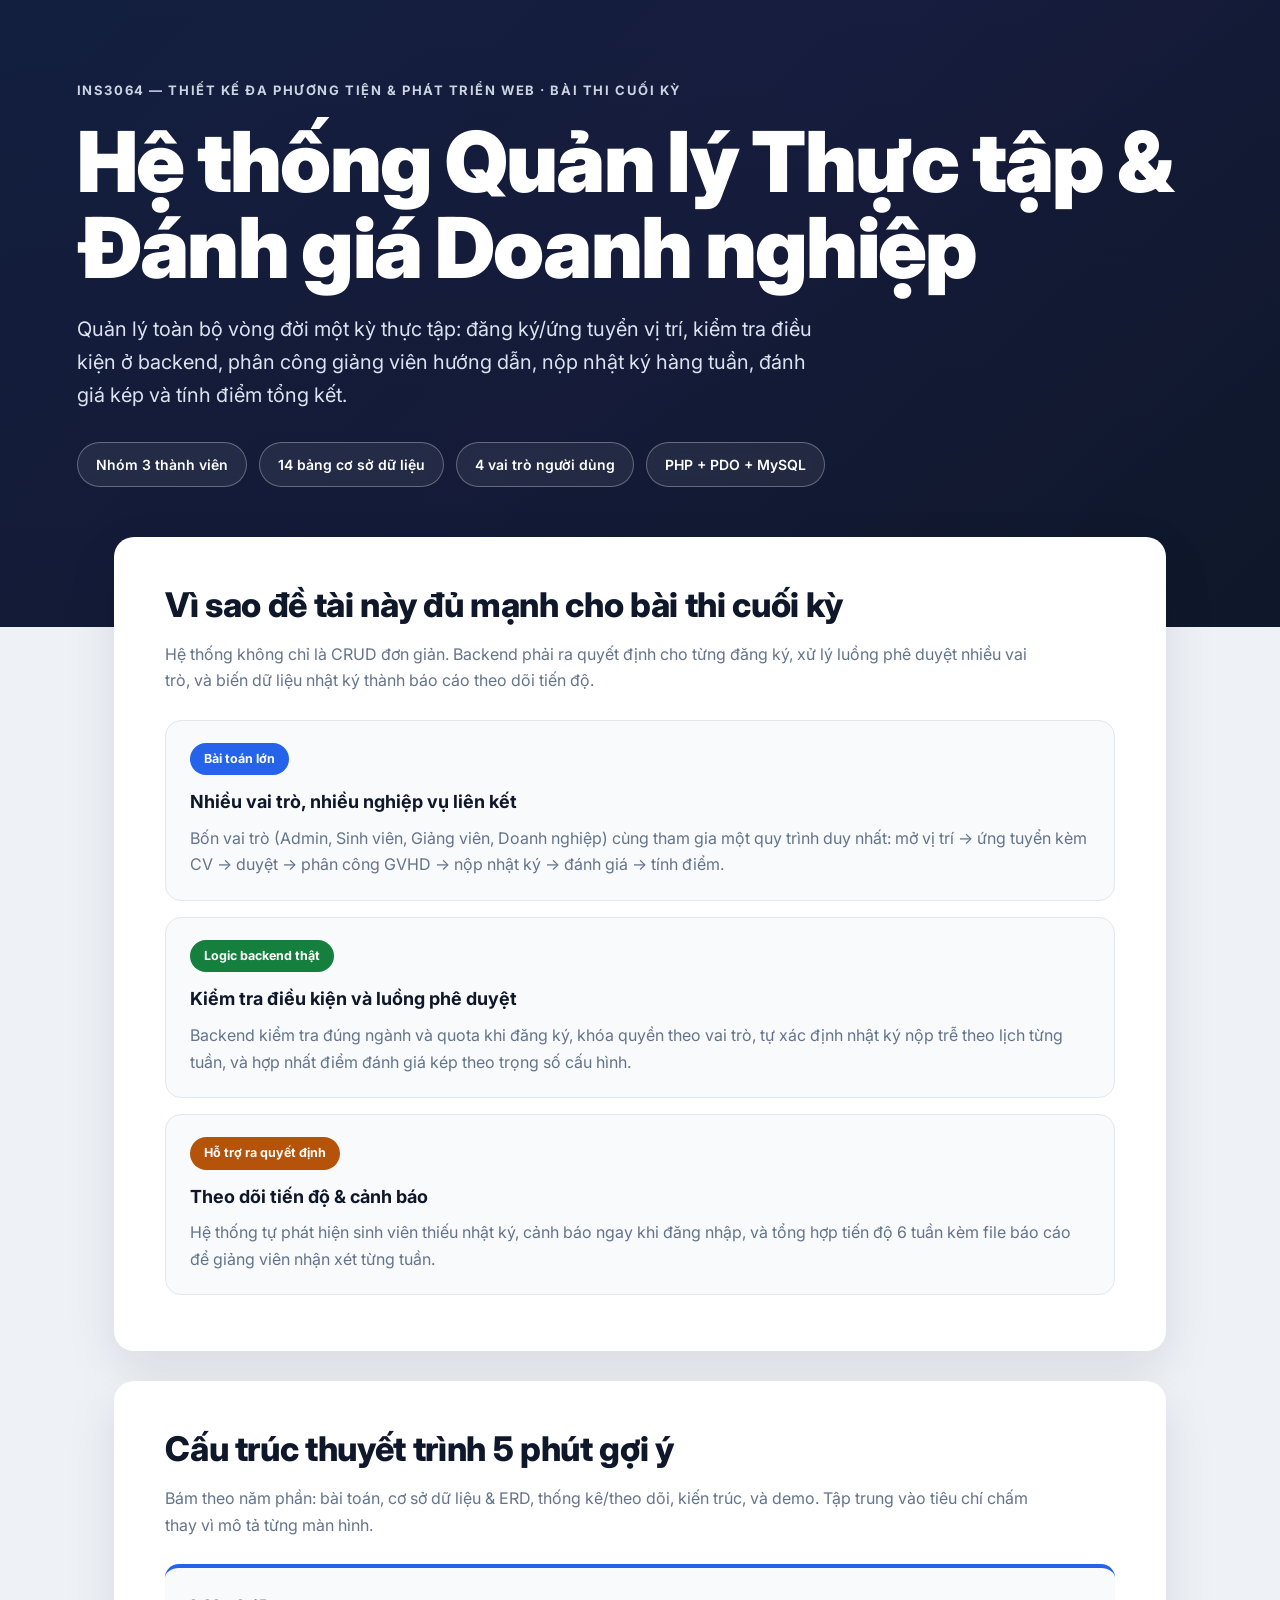
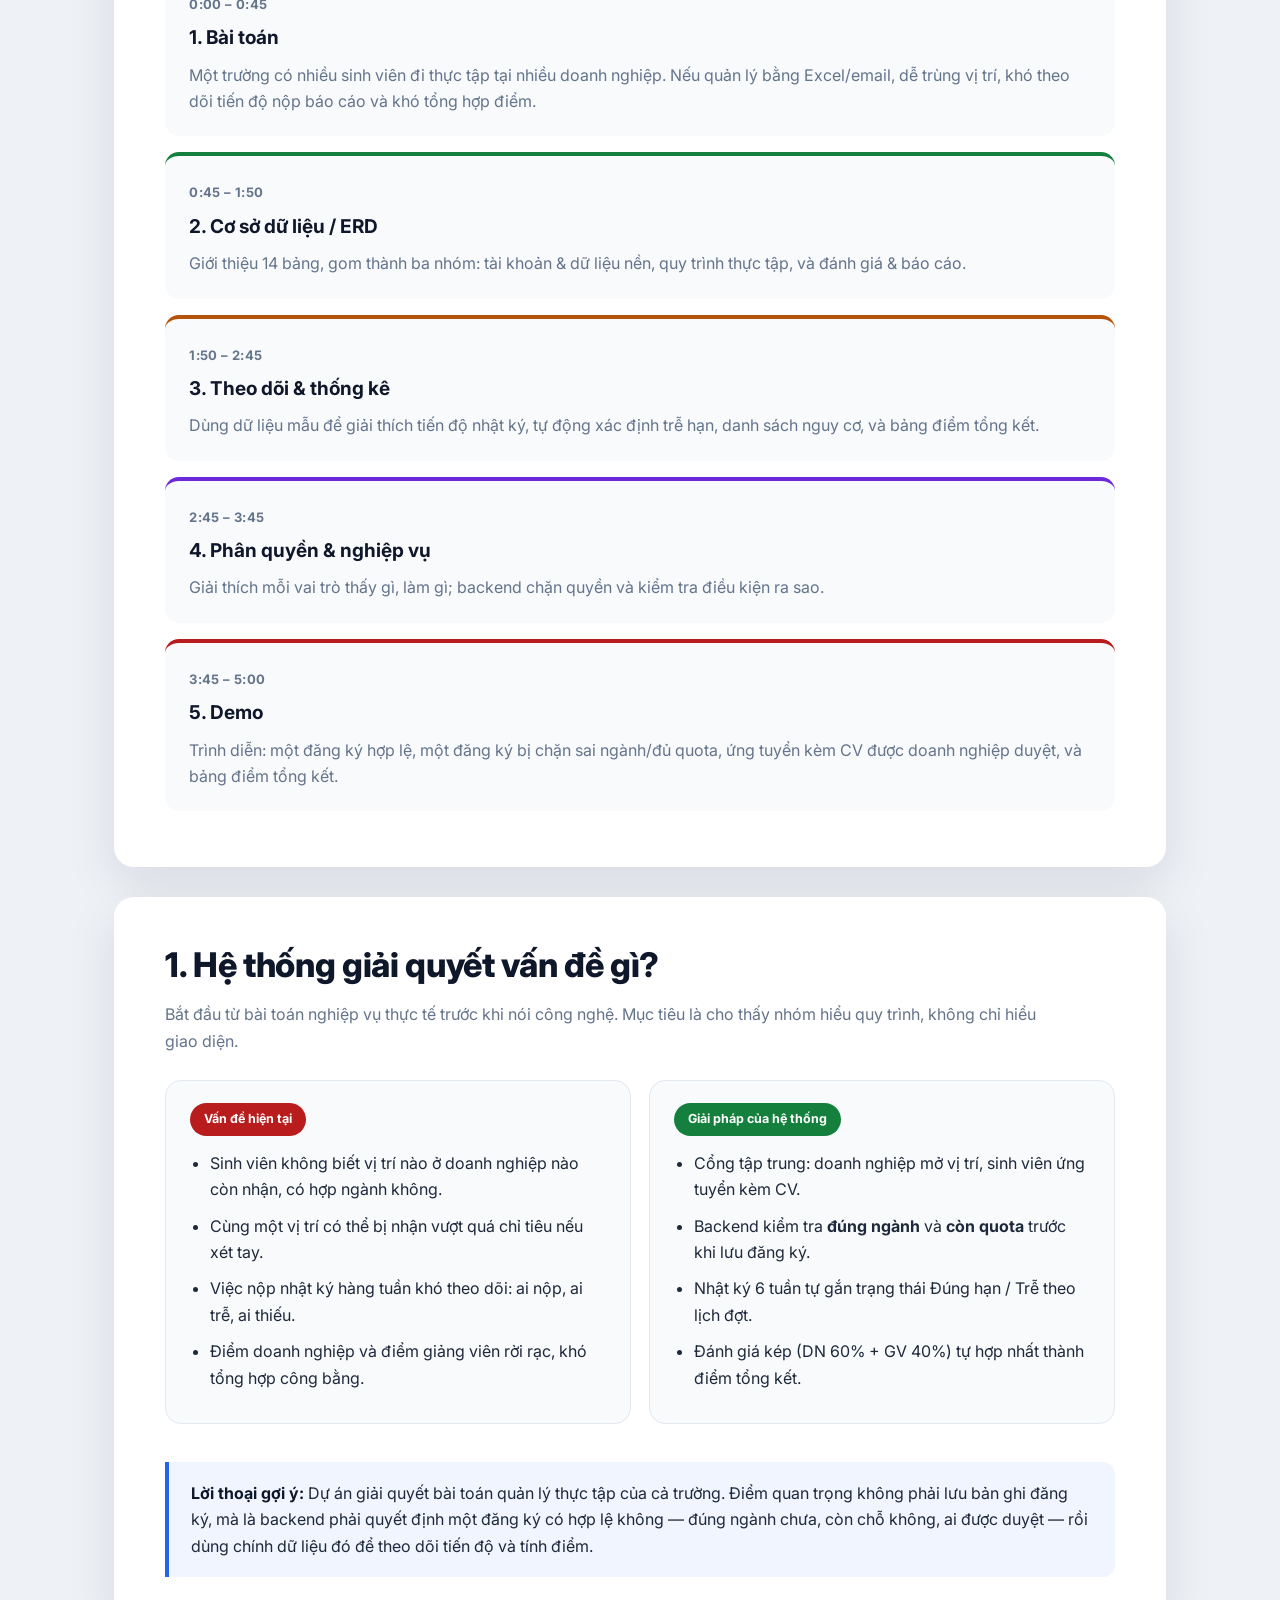
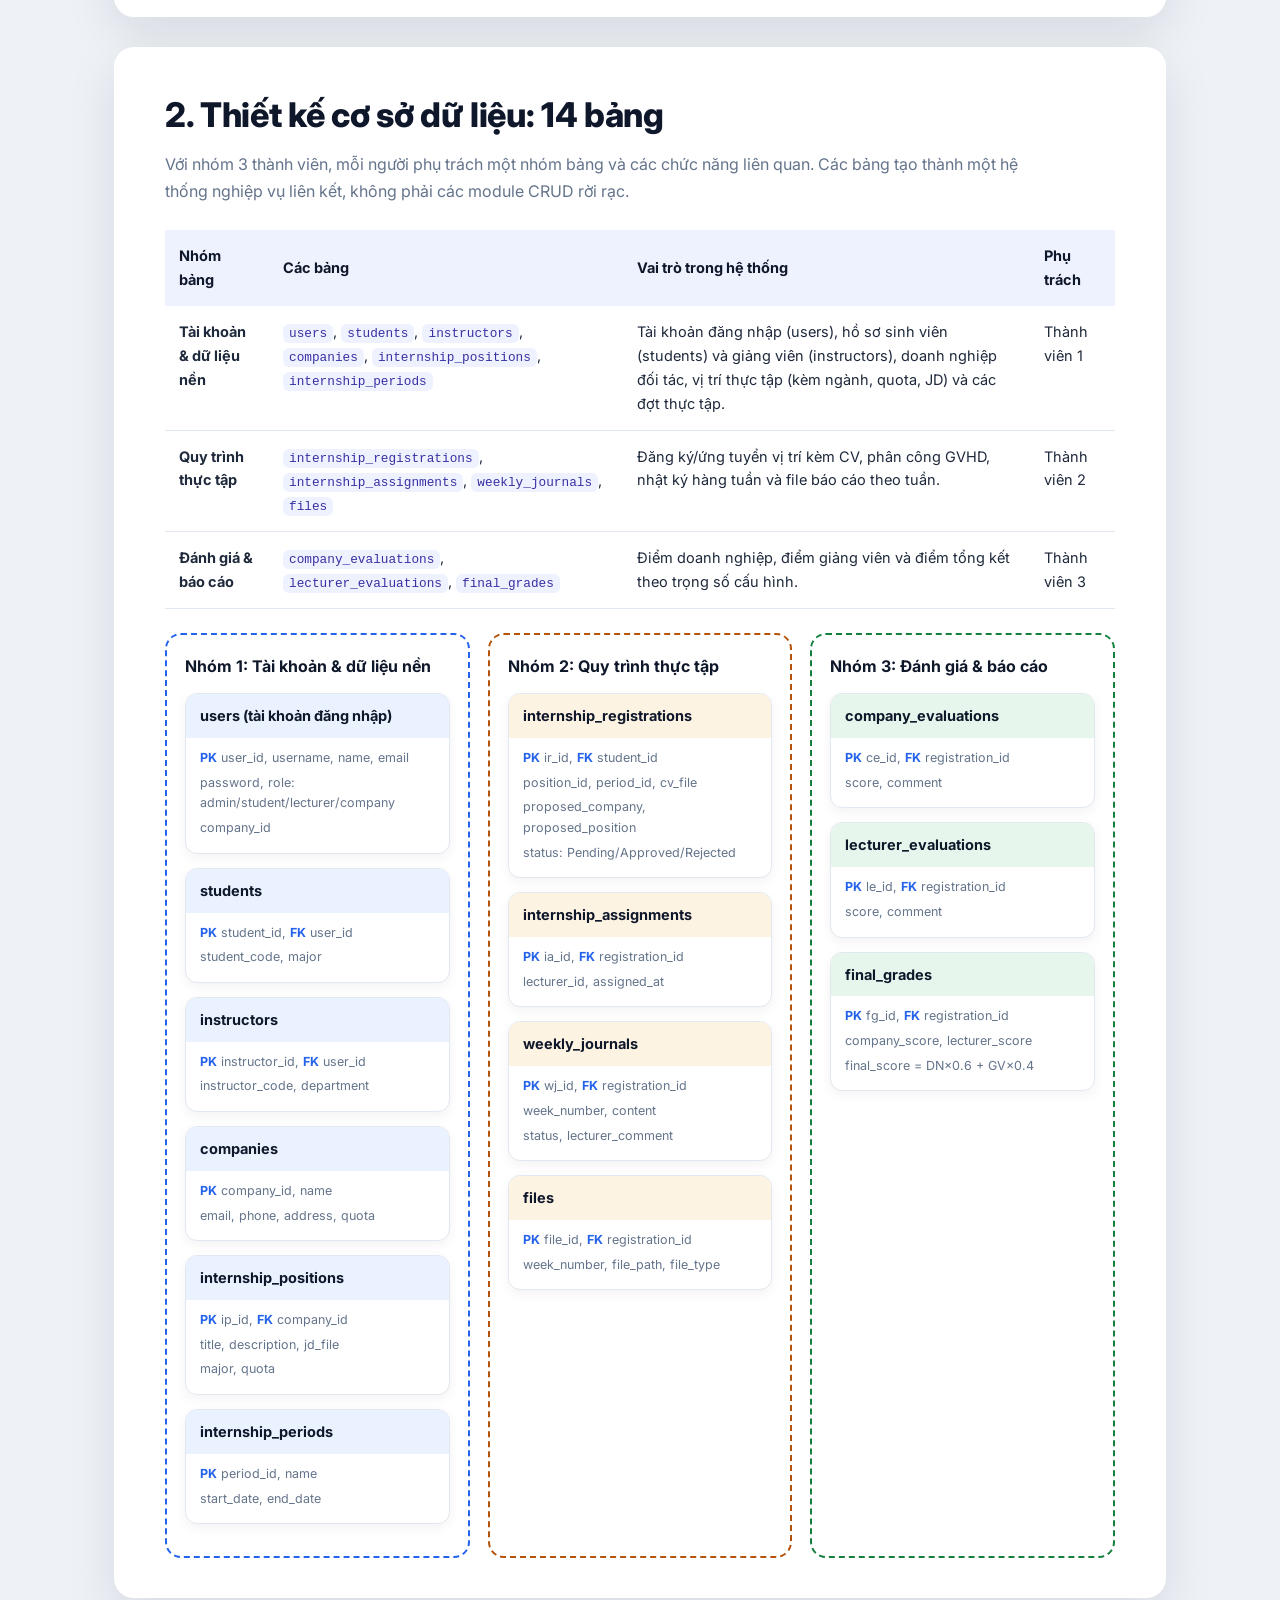
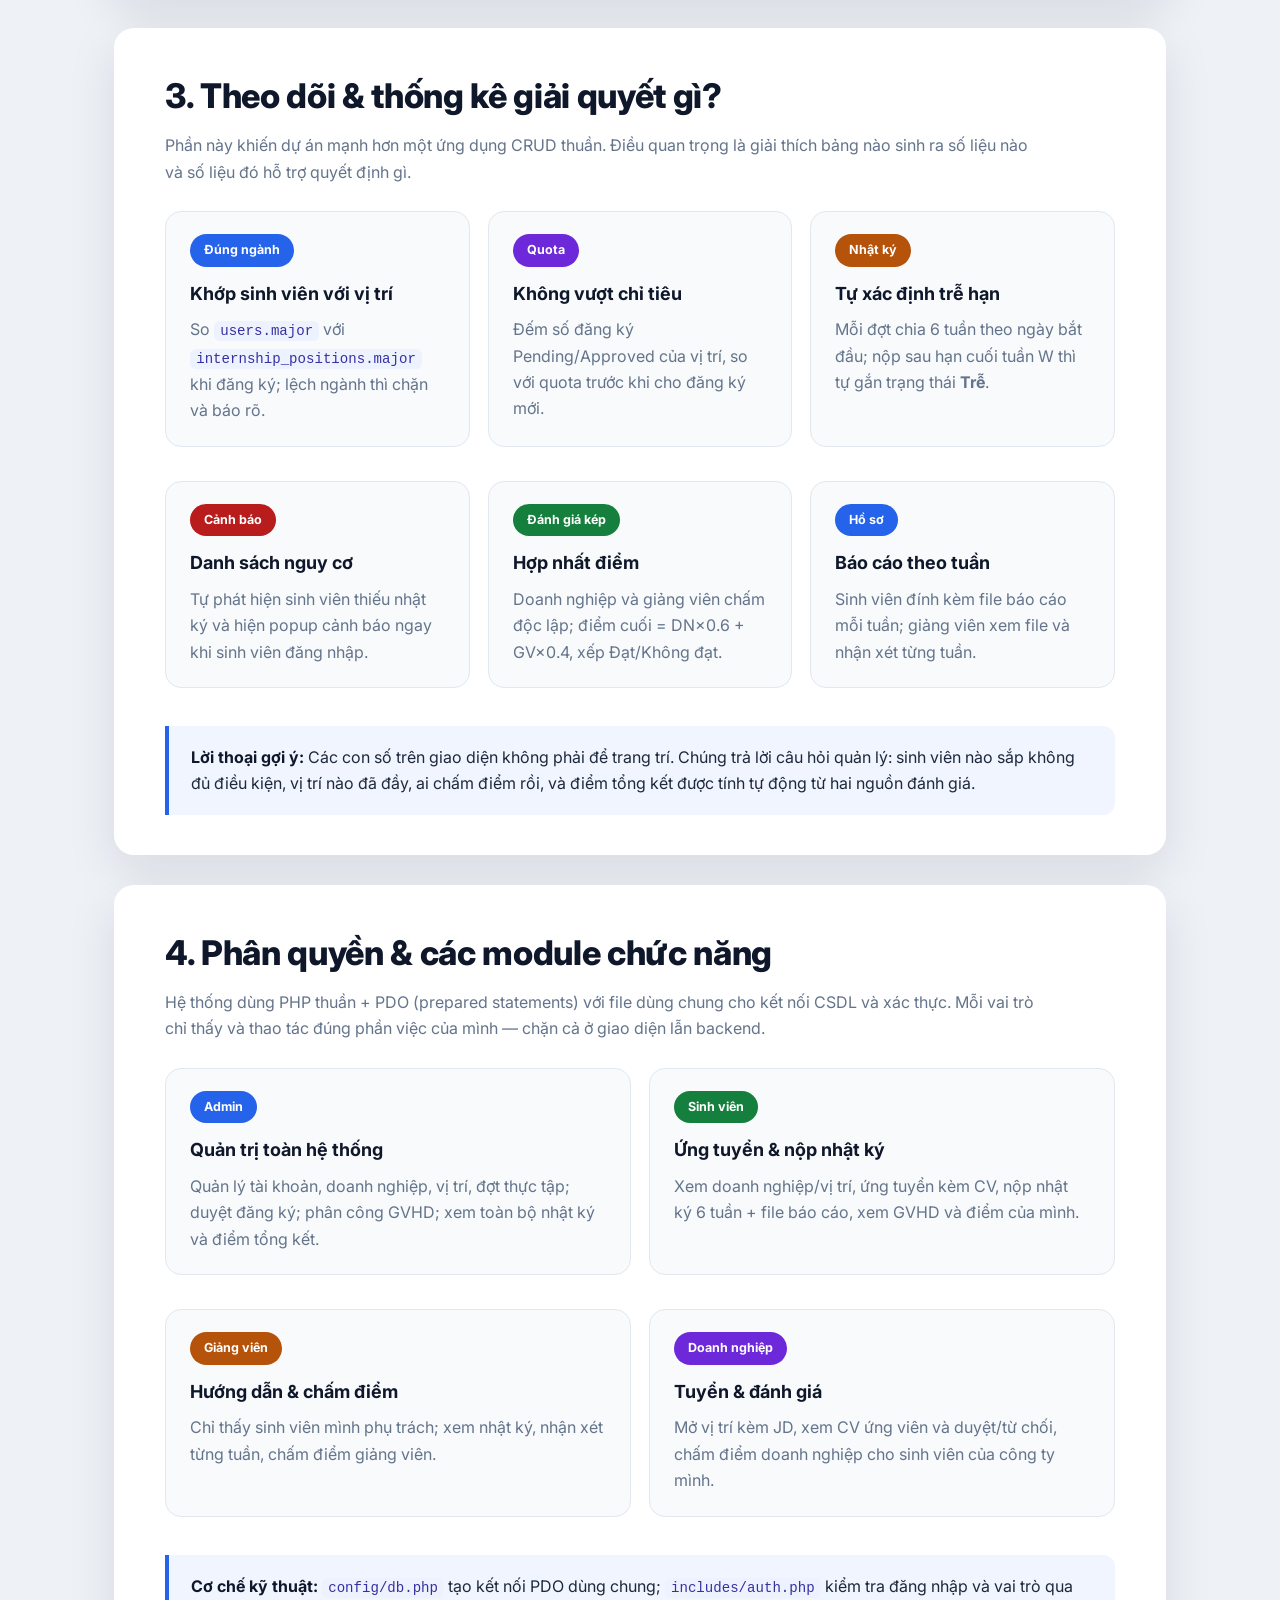
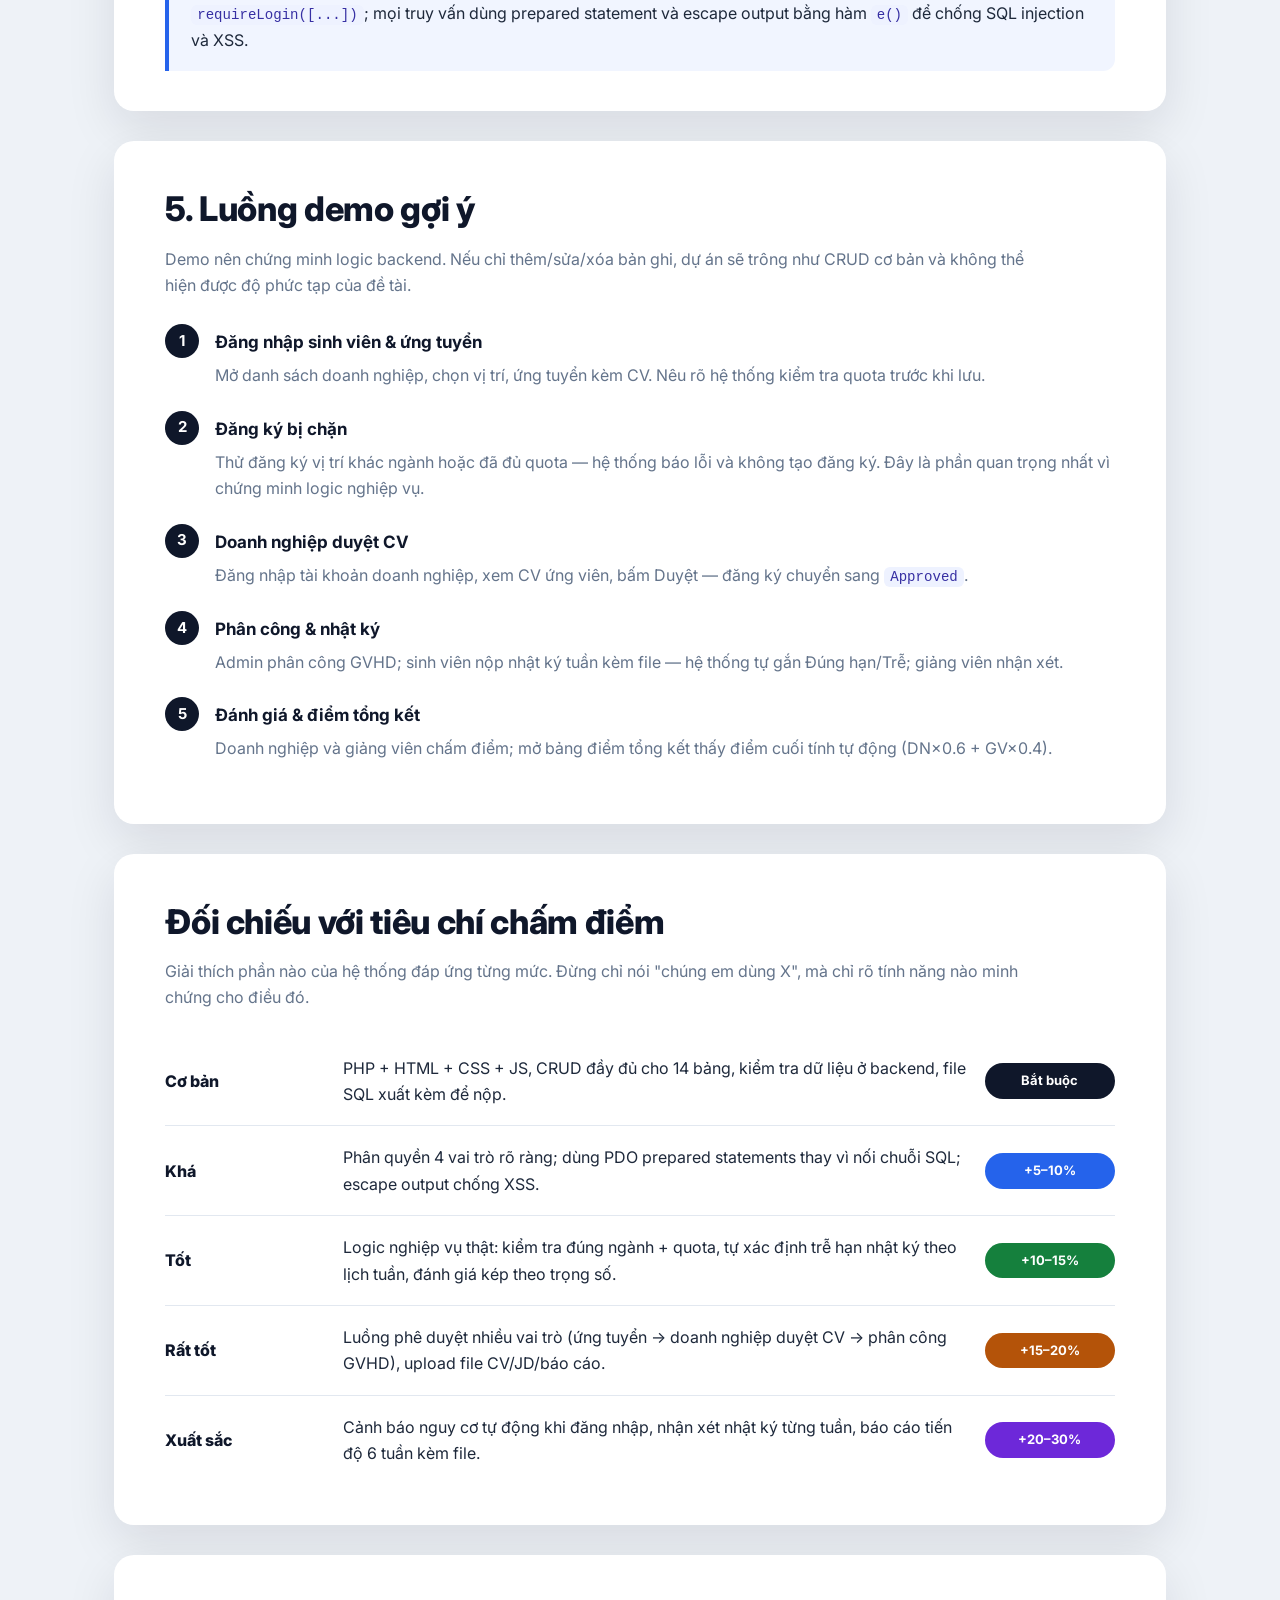
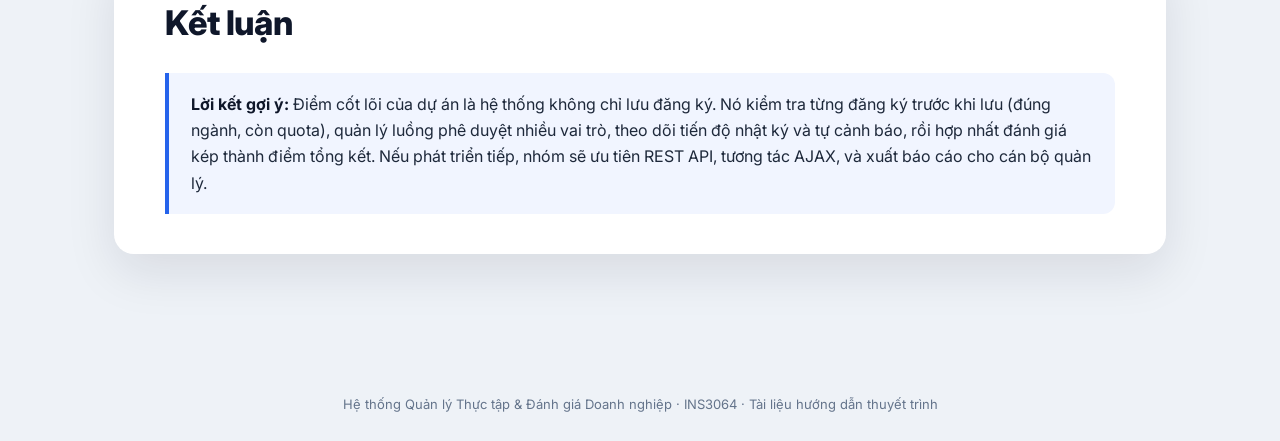
<file: presentation/index.html>
<!DOCTYPE html>
<html lang="vi">
<head>
<meta charset="UTF-8">
<meta name="viewport" content="width=device-width, initial-scale=1.0">
<title>Hướng dẫn thuyết trình — Hệ thống Quản lý Thực tập</title>
<style>
    @import url('https://fonts.googleapis.com/css2?family=Inter:wght@400;500;600;700;800;900&display=swap&subset=vietnamese,latin');

    :root {
        --ink: #0f172a;
        --text: #1e293b;
        --muted: #64748b;
        --line: #e2e8f0;
        --bg: #eef2f7;
        --blue: #2563eb;
        --green: #15803d;
        --amber: #b45309;
        --purple: #6d28d9;
        --red: #b91c1c;
        --card: #ffffff;
        --soft: #f8fafc;
    }
    * { box-sizing: border-box; }
    body {
        margin: 0;
        font-family: "Inter", "Segoe UI", Arial, sans-serif;
        color: var(--text);
        background: var(--bg);
        line-height: 1.65;
        -webkit-font-smoothing: antialiased;
    }
    code {
        background: #eef2ff;
        color: #3730a3;
        padding: 2px 6px;
        border-radius: 6px;
        font-size: 0.88em;
        font-family: ui-monospace, "SF Mono", Consolas, monospace;
    }

    /* HERO */
    .hero {
        position: relative;
        min-height: 560px;
        display: flex;
        align-items: center;
        padding: 80px 6vw 140px;
        color: #fff;
        background:
            linear-gradient(180deg, rgba(15,23,42,0.78), rgba(15,23,42,0.86)),
            linear-gradient(135deg, #1e3a8a 0%, #312e81 50%, #0f172a 100%);
        overflow: hidden;
    }
    .hero-inner { max-width: 1180px; margin: 0 auto; width: 100%; }
    .hero .eyebrow {
        text-transform: uppercase;
        letter-spacing: 0.12em;
        font-size: 13px;
        font-weight: 700;
        color: #cbd5e1;
        margin: 0 0 18px;
    }
    .hero h1 {
        font-size: clamp(40px, 7vw, 84px);
        line-height: 1.02;
        font-weight: 900;
        margin: 0 0 22px;
        letter-spacing: -0.02em;
    }
    .hero p {
        font-size: clamp(16px, 1.6vw, 20px);
        color: #dbe3f0;
        max-width: 760px;
        margin: 0 0 30px;
    }
    .chips { display: flex; flex-wrap: wrap; gap: 12px; }
    .chip {
        padding: 10px 18px;
        border: 1px solid rgba(255,255,255,0.3);
        border-radius: 999px;
        font-size: 14px;
        font-weight: 600;
        background: rgba(255,255,255,0.07);
        backdrop-filter: blur(6px);
    }

    /* LAYOUT */
    .wrap { max-width: 1180px; margin: -90px auto 0; padding: 0 5vw 80px; position: relative; z-index: 2; }
    .panel {
        background: var(--card);
        border-radius: 20px;
        box-shadow: 0 18px 50px rgba(15,23,42,0.10);
        padding: 40px clamp(24px, 4vw, 56px);
        margin-bottom: 30px;
    }
    .panel h2 {
        font-size: clamp(24px, 3vw, 34px);
        font-weight: 800;
        color: var(--ink);
        margin: 0 0 8px;
        letter-spacing: -0.01em;
    }
    .lead { color: var(--muted); font-size: 16px; margin: 0 0 26px; max-width: 880px; }

    /* INFO CARDS */
    .info-card {
        border: 1px solid var(--line);
        border-radius: 16px;
        padding: 22px 24px;
        margin-bottom: 16px;
        background: var(--soft);
    }
    .info-card h3 { margin: 12px 0 8px; font-size: 18px; color: var(--ink); font-weight: 700; }
    .info-card p { margin: 0; color: var(--muted); }
    .tag {
        display: inline-block;
        color: #fff;
        font-size: 12.5px;
        font-weight: 700;
        padding: 6px 14px;
        border-radius: 999px;
    }
    .t-blue { background: var(--blue); }
    .t-green { background: var(--green); }
    .t-amber { background: var(--amber); }
    .t-purple { background: var(--purple); }
    .t-red { background: var(--red); }

    /* GRID */
    .grid { display: grid; gap: 18px; }
    .g2 { grid-template-columns: repeat(2, 1fr); }
    .g3 { grid-template-columns: repeat(3, 1fr); }
    @media (max-width: 860px) { .g2, .g3 { grid-template-columns: 1fr; } }

    /* TIMELINE */
    .tl-item {
        border-radius: 14px;
        background: var(--soft);
        padding: 22px 24px;
        margin-bottom: 16px;
        border-top: 4px solid var(--blue);
    }
    .tl-item .time { font-size: 13px; font-weight: 700; color: var(--muted); letter-spacing: 0.03em; }
    .tl-item h3 { margin: 6px 0 8px; font-size: 19px; color: var(--ink); }
    .tl-item p { margin: 0; color: var(--muted); }

    /* LIST */
    ul.clean { margin: 0; padding-left: 20px; }
    ul.clean li { margin-bottom: 10px; color: var(--text); }

    /* SCRIPT QUOTE */
    .quote {
        border-left: 4px solid var(--blue);
        background: #f1f5ff;
        padding: 18px 22px;
        border-radius: 0 12px 12px 0;
        margin-top: 22px;
    }
    .quote b { color: var(--ink); }

    /* TABLE */
    table { width: 100%; border-collapse: collapse; margin-top: 8px; font-size: 14.5px; }
    th { background: #eef2ff; color: var(--ink); text-align: left; padding: 14px; font-weight: 700; }
    td { padding: 14px; border-bottom: 1px solid var(--line); vertical-align: top; color: var(--text); }

    /* ERD */
    .erd { display: grid; grid-template-columns: repeat(3, 1fr); gap: 18px; margin-top: 24px; }
    @media (max-width: 860px) { .erd { grid-template-columns: 1fr; } }
    .area {
        border: 2px dashed var(--blue);
        border-radius: 16px;
        padding: 18px;
    }
    .area.a2 { border-color: var(--amber); }
    .area.a3 { border-color: var(--green); }
    .area > h4 { margin: 0 0 14px; font-size: 16px; color: var(--ink); }
    .ent {
        background: #fff;
        border: 1px solid var(--line);
        border-radius: 12px;
        margin-bottom: 14px;
        overflow: hidden;
        box-shadow: 0 4px 12px rgba(15,23,42,0.05);
    }
    .ent .head { background: #eaf1ff; padding: 10px 14px; font-weight: 700; color: var(--ink); font-size: 14.5px; }
    .area.a2 .ent .head { background: #fdf3e3; }
    .area.a3 .ent .head { background: #e7f6ec; }
    .ent .body { padding: 10px 14px; font-size: 12.5px; color: var(--muted); }
    .ent .body div { margin-bottom: 4px; }
    .pk { color: var(--blue); font-weight: 700; }

    /* RUBRIC */
    .rubric-row { display: grid; grid-template-columns: 160px 1fr 130px; gap: 18px; align-items: center; padding: 18px 0; border-bottom: 1px solid var(--line); }
    .rubric-row:last-child { border-bottom: none; }
    .rubric-row .lvl { font-weight: 800; color: var(--ink); }
    .rubric-row .pill { color: #fff; text-align: center; padding: 7px 12px; border-radius: 999px; font-size: 13px; font-weight: 700; }
    @media (max-width: 720px) { .rubric-row { grid-template-columns: 1fr; gap: 8px; } .rubric-row .pill { justify-self: start; } }

    /* STEPS */
    .step { display: flex; gap: 16px; margin-bottom: 22px; }
    .step .n {
        flex: 0 0 34px; height: 34px; border-radius: 50%;
        background: var(--ink); color: #fff; display: grid; place-items: center;
        font-weight: 700; font-size: 15px;
    }
    .step h3 { margin: 4px 0 6px; font-size: 17px; color: var(--ink); }
    .step p { margin: 0; color: var(--muted); }

    footer { text-align: center; color: var(--muted); font-size: 13px; padding: 30px; }
</style>
</head>
<body>

<!-- HERO -->
<header class="hero">
    <div class="hero-inner">
        <p class="eyebrow">INS3064 — Thiết kế Đa phương tiện & Phát triển Web · Bài thi cuối kỳ</p>
        <h1>Hệ thống Quản lý Thực tập &amp; Đánh giá Doanh nghiệp</h1>
        <p>Quản lý toàn bộ vòng đời một kỳ thực tập: đăng ký/ứng tuyển vị trí, kiểm tra điều kiện ở backend, phân công giảng viên hướng dẫn, nộp nhật ký hàng tuần, đánh giá kép và tính điểm tổng kết.</p>
        <div class="chips">
            <span class="chip">Nhóm 3 thành viên</span>
            <span class="chip">14 bảng cơ sở dữ liệu</span>
            <span class="chip">4 vai trò người dùng</span>
            <span class="chip">PHP + PDO + MySQL</span>
        </div>
    </div>
</header>

<div class="wrap">

    <!-- WHY STRONG -->
    <section class="panel">
        <h2>Vì sao đề tài này đủ mạnh cho bài thi cuối kỳ</h2>
        <p class="lead">Hệ thống không chỉ là CRUD đơn giản. Backend phải ra quyết định cho từng đăng ký, xử lý luồng phê duyệt nhiều vai trò, và biến dữ liệu nhật ký thành báo cáo theo dõi tiến độ.</p>

        <div class="info-card">
            <span class="tag t-blue">Bài toán lớn</span>
            <h3>Nhiều vai trò, nhiều nghiệp vụ liên kết</h3>
            <p>Bốn vai trò (Admin, Sinh viên, Giảng viên, Doanh nghiệp) cùng tham gia một quy trình duy nhất: mở vị trí → ứng tuyển kèm CV → duyệt → phân công GVHD → nộp nhật ký → đánh giá → tính điểm.</p>
        </div>
        <div class="info-card">
            <span class="tag t-green">Logic backend thật</span>
            <h3>Kiểm tra điều kiện và luồng phê duyệt</h3>
            <p>Backend kiểm tra đúng ngành và quota khi đăng ký, khóa quyền theo vai trò, tự xác định nhật ký nộp trễ theo lịch từng tuần, và hợp nhất điểm đánh giá kép theo trọng số cấu hình.</p>
        </div>
        <div class="info-card">
            <span class="tag t-amber">Hỗ trợ ra quyết định</span>
            <h3>Theo dõi tiến độ &amp; cảnh báo</h3>
            <p>Hệ thống tự phát hiện sinh viên thiếu nhật ký, cảnh báo ngay khi đăng nhập, và tổng hợp tiến độ 6 tuần kèm file báo cáo để giảng viên nhận xét từng tuần.</p>
        </div>
    </section>

    <!-- PRESENTATION TIMELINE -->
    <section class="panel">
        <h2>Cấu trúc thuyết trình 5 phút gợi ý</h2>
        <p class="lead">Bám theo năm phần: bài toán, cơ sở dữ liệu &amp; ERD, thống kê/theo dõi, kiến trúc, và demo. Tập trung vào tiêu chí chấm thay vì mô tả từng màn hình.</p>

        <div class="tl-item" style="border-color:var(--blue)">
            <span class="time">0:00 – 0:45</span>
            <h3>1. Bài toán</h3>
            <p>Một trường có nhiều sinh viên đi thực tập tại nhiều doanh nghiệp. Nếu quản lý bằng Excel/email, dễ trùng vị trí, khó theo dõi tiến độ nộp báo cáo và khó tổng hợp điểm.</p>
        </div>
        <div class="tl-item" style="border-color:var(--green)">
            <span class="time">0:45 – 1:50</span>
            <h3>2. Cơ sở dữ liệu / ERD</h3>
            <p>Giới thiệu 14 bảng, gom thành ba nhóm: tài khoản &amp; dữ liệu nền, quy trình thực tập, và đánh giá &amp; báo cáo.</p>
        </div>
        <div class="tl-item" style="border-color:var(--amber)">
            <span class="time">1:50 – 2:45</span>
            <h3>3. Theo dõi &amp; thống kê</h3>
            <p>Dùng dữ liệu mẫu để giải thích tiến độ nhật ký, tự động xác định trễ hạn, danh sách nguy cơ, và bảng điểm tổng kết.</p>
        </div>
        <div class="tl-item" style="border-color:var(--purple)">
            <span class="time">2:45 – 3:45</span>
            <h3>4. Phân quyền &amp; nghiệp vụ</h3>
            <p>Giải thích mỗi vai trò thấy gì, làm gì; backend chặn quyền và kiểm tra điều kiện ra sao.</p>
        </div>
        <div class="tl-item" style="border-color:var(--red)">
            <span class="time">3:45 – 5:00</span>
            <h3>5. Demo</h3>
            <p>Trình diễn: một đăng ký hợp lệ, một đăng ký bị chặn sai ngành/đủ quota, ứng tuyển kèm CV được doanh nghiệp duyệt, và bảng điểm tổng kết.</p>
        </div>
    </section>

    <!-- PROBLEM -->
    <section class="panel">
        <h2>1. Hệ thống giải quyết vấn đề gì?</h2>
        <p class="lead">Bắt đầu từ bài toán nghiệp vụ thực tế trước khi nói công nghệ. Mục tiêu là cho thấy nhóm hiểu quy trình, không chỉ hiểu giao diện.</p>
        <div class="grid g2">
            <div class="info-card">
                <span class="tag t-red">Vấn đề hiện tại</span>
                <ul class="clean" style="margin-top:14px;">
                    <li>Sinh viên không biết vị trí nào ở doanh nghiệp nào còn nhận, có hợp ngành không.</li>
                    <li>Cùng một vị trí có thể bị nhận vượt quá chỉ tiêu nếu xét tay.</li>
                    <li>Việc nộp nhật ký hàng tuần khó theo dõi: ai nộp, ai trễ, ai thiếu.</li>
                    <li>Điểm doanh nghiệp và điểm giảng viên rời rạc, khó tổng hợp công bằng.</li>
                </ul>
            </div>
            <div class="info-card">
                <span class="tag t-green">Giải pháp của hệ thống</span>
                <ul class="clean" style="margin-top:14px;">
                    <li>Cổng tập trung: doanh nghiệp mở vị trí, sinh viên ứng tuyển kèm CV.</li>
                    <li>Backend kiểm tra <b>đúng ngành</b> và <b>còn quota</b> trước khi lưu đăng ký.</li>
                    <li>Nhật ký 6 tuần tự gắn trạng thái Đúng hạn / Trễ theo lịch đợt.</li>
                    <li>Đánh giá kép (DN 60% + GV 40%) tự hợp nhất thành điểm tổng kết.</li>
                </ul>
            </div>
        </div>
        <div class="quote">
            <b>Lời thoại gợi ý:</b> Dự án giải quyết bài toán quản lý thực tập của cả trường. Điểm quan trọng không phải lưu bản ghi đăng ký, mà là backend phải quyết định một đăng ký có hợp lệ không — đúng ngành chưa, còn chỗ không, ai được duyệt — rồi dùng chính dữ liệu đó để theo dõi tiến độ và tính điểm.
        </div>
    </section>

    <!-- DATABASE + ERD -->
    <section class="panel">
        <h2>2. Thiết kế cơ sở dữ liệu: 14 bảng</h2>
        <p class="lead">Với nhóm 3 thành viên, mỗi người phụ trách một nhóm bảng và các chức năng liên quan. Các bảng tạo thành một hệ thống nghiệp vụ liên kết, không phải các module CRUD rời rạc.</p>
        <table>
            <thead>
                <tr><th>Nhóm bảng</th><th>Các bảng</th><th>Vai trò trong hệ thống</th><th>Phụ trách</th></tr>
            </thead>
            <tbody>
                <tr>
                    <td><b>Tài khoản &amp; dữ liệu nền</b></td>
                    <td><code>users</code>, <code>students</code>, <code>instructors</code>, <code>companies</code>, <code>internship_positions</code>, <code>internship_periods</code></td>
                    <td>Tài khoản đăng nhập (users), hồ sơ sinh viên (students) và giảng viên (instructors), doanh nghiệp đối tác, vị trí thực tập (kèm ngành, quota, JD) và các đợt thực tập.</td>
                    <td>Thành viên 1</td>
                </tr>
                <tr>
                    <td><b>Quy trình thực tập</b></td>
                    <td><code>internship_registrations</code>, <code>internship_assignments</code>, <code>weekly_journals</code>, <code>files</code></td>
                    <td>Đăng ký/ứng tuyển vị trí kèm CV, phân công GVHD, nhật ký hàng tuần và file báo cáo theo tuần.</td>
                    <td>Thành viên 2</td>
                </tr>
                <tr>
                    <td><b>Đánh giá &amp; báo cáo</b></td>
                    <td><code>company_evaluations</code>, <code>lecturer_evaluations</code>, <code>final_grades</code></td>
                    <td>Điểm doanh nghiệp, điểm giảng viên và điểm tổng kết theo trọng số cấu hình.</td>
                    <td>Thành viên 3</td>
                </tr>
            </tbody>
        </table>

        <div class="erd">
            <div class="area a1">
                <h4>Nhóm 1: Tài khoản &amp; dữ liệu nền</h4>
                <div class="ent"><div class="head">users (tài khoản đăng nhập)</div><div class="body">
                    <div><span class="pk">PK</span> user_id, username, name, email</div>
                    <div>password, role: admin/student/lecturer/company</div>
                    <div>company_id</div>
                </div></div>
                <div class="ent"><div class="head">students</div><div class="body">
                    <div><span class="pk">PK</span> student_id, <span class="pk">FK</span> user_id</div>
                    <div>student_code, major</div>
                </div></div>
                <div class="ent"><div class="head">instructors</div><div class="body">
                    <div><span class="pk">PK</span> instructor_id, <span class="pk">FK</span> user_id</div>
                    <div>instructor_code, department</div>
                </div></div>
                <div class="ent"><div class="head">companies</div><div class="body">
                    <div><span class="pk">PK</span> company_id, name</div>
                    <div>email, phone, address, quota</div>
                </div></div>
                <div class="ent"><div class="head">internship_positions</div><div class="body">
                    <div><span class="pk">PK</span> ip_id, <span class="pk">FK</span> company_id</div>
                    <div>title, description, jd_file</div>
                    <div>major, quota</div>
                </div></div>
                <div class="ent"><div class="head">internship_periods</div><div class="body">
                    <div><span class="pk">PK</span> period_id, name</div>
                    <div>start_date, end_date</div>
                </div></div>
            </div>

            <div class="area a2">
                <h4>Nhóm 2: Quy trình thực tập</h4>
                <div class="ent"><div class="head">internship_registrations</div><div class="body">
                    <div><span class="pk">PK</span> ir_id, <span class="pk">FK</span> student_id</div>
                    <div>position_id, period_id, cv_file</div>
                    <div>proposed_company, proposed_position</div>
                    <div>status: Pending/Approved/Rejected</div>
                </div></div>
                <div class="ent"><div class="head">internship_assignments</div><div class="body">
                    <div><span class="pk">PK</span> ia_id, <span class="pk">FK</span> registration_id</div>
                    <div>lecturer_id, assigned_at</div>
                </div></div>
                <div class="ent"><div class="head">weekly_journals</div><div class="body">
                    <div><span class="pk">PK</span> wj_id, <span class="pk">FK</span> registration_id</div>
                    <div>week_number, content</div>
                    <div>status, lecturer_comment</div>
                </div></div>
                <div class="ent"><div class="head">files</div><div class="body">
                    <div><span class="pk">PK</span> file_id, <span class="pk">FK</span> registration_id</div>
                    <div>week_number, file_path, file_type</div>
                </div></div>
            </div>

            <div class="area a3">
                <h4>Nhóm 3: Đánh giá &amp; báo cáo</h4>
                <div class="ent"><div class="head">company_evaluations</div><div class="body">
                    <div><span class="pk">PK</span> ce_id, <span class="pk">FK</span> registration_id</div>
                    <div>score, comment</div>
                </div></div>
                <div class="ent"><div class="head">lecturer_evaluations</div><div class="body">
                    <div><span class="pk">PK</span> le_id, <span class="pk">FK</span> registration_id</div>
                    <div>score, comment</div>
                </div></div>
                <div class="ent"><div class="head">final_grades</div><div class="body">
                    <div><span class="pk">PK</span> fg_id, <span class="pk">FK</span> registration_id</div>
                    <div>company_score, lecturer_score</div>
                    <div>final_score = DN×0.6 + GV×0.4</div>
                </div></div>
            </div>
        </div>
    </section>

    <!-- FEATURES / TRACKING -->
    <section class="panel">
        <h2>3. Theo dõi &amp; thống kê giải quyết gì?</h2>
        <p class="lead">Phần này khiến dự án mạnh hơn một ứng dụng CRUD thuần. Điều quan trọng là giải thích bảng nào sinh ra số liệu nào và số liệu đó hỗ trợ quyết định gì.</p>
        <div class="grid g3">
            <div class="info-card">
                <span class="tag t-blue">Đúng ngành</span>
                <h3>Khớp sinh viên với vị trí</h3>
                <p>So <code>users.major</code> với <code>internship_positions.major</code> khi đăng ký; lệch ngành thì chặn và báo rõ.</p>
            </div>
            <div class="info-card">
                <span class="tag t-purple">Quota</span>
                <h3>Không vượt chỉ tiêu</h3>
                <p>Đếm số đăng ký Pending/Approved của vị trí, so với quota trước khi cho đăng ký mới.</p>
            </div>
            <div class="info-card">
                <span class="tag t-amber">Nhật ký</span>
                <h3>Tự xác định trễ hạn</h3>
                <p>Mỗi đợt chia 6 tuần theo ngày bắt đầu; nộp sau hạn cuối tuần W thì tự gắn trạng thái <b>Trễ</b>.</p>
            </div>
            <div class="info-card">
                <span class="tag t-red">Cảnh báo</span>
                <h3>Danh sách nguy cơ</h3>
                <p>Tự phát hiện sinh viên thiếu nhật ký và hiện popup cảnh báo ngay khi sinh viên đăng nhập.</p>
            </div>
            <div class="info-card">
                <span class="tag t-green">Đánh giá kép</span>
                <h3>Hợp nhất điểm</h3>
                <p>Doanh nghiệp và giảng viên chấm độc lập; điểm cuối = DN×0.6 + GV×0.4, xếp Đạt/Không đạt.</p>
            </div>
            <div class="info-card">
                <span class="tag t-blue">Hồ sơ</span>
                <h3>Báo cáo theo tuần</h3>
                <p>Sinh viên đính kèm file báo cáo mỗi tuần; giảng viên xem file và nhận xét từng tuần.</p>
            </div>
        </div>
        <div class="quote">
            <b>Lời thoại gợi ý:</b> Các con số trên giao diện không phải để trang trí. Chúng trả lời câu hỏi quản lý: sinh viên nào sắp không đủ điều kiện, vị trí nào đã đầy, ai chấm điểm rồi, và điểm tổng kết được tính tự động từ hai nguồn đánh giá.
        </div>
    </section>

    <!-- ARCHITECTURE / ROLES -->
    <section class="panel">
        <h2>4. Phân quyền &amp; các module chức năng</h2>
        <p class="lead">Hệ thống dùng PHP thuần + PDO (prepared statements) với file dùng chung cho kết nối CSDL và xác thực. Mỗi vai trò chỉ thấy và thao tác đúng phần việc của mình — chặn cả ở giao diện lẫn backend.</p>
        <div class="grid g2">
            <div class="info-card">
                <span class="tag t-blue">Admin</span>
                <h3>Quản trị toàn hệ thống</h3>
                <p>Quản lý tài khoản, doanh nghiệp, vị trí, đợt thực tập; duyệt đăng ký; phân công GVHD; xem toàn bộ nhật ký và điểm tổng kết.</p>
            </div>
            <div class="info-card">
                <span class="tag t-green">Sinh viên</span>
                <h3>Ứng tuyển &amp; nộp nhật ký</h3>
                <p>Xem doanh nghiệp/vị trí, ứng tuyển kèm CV, nộp nhật ký 6 tuần + file báo cáo, xem GVHD và điểm của mình.</p>
            </div>
            <div class="info-card">
                <span class="tag t-amber">Giảng viên</span>
                <h3>Hướng dẫn &amp; chấm điểm</h3>
                <p>Chỉ thấy sinh viên mình phụ trách; xem nhật ký, nhận xét từng tuần, chấm điểm giảng viên.</p>
            </div>
            <div class="info-card">
                <span class="tag t-purple">Doanh nghiệp</span>
                <h3>Tuyển &amp; đánh giá</h3>
                <p>Mở vị trí kèm JD, xem CV ứng viên và duyệt/từ chối, chấm điểm doanh nghiệp cho sinh viên của công ty mình.</p>
            </div>
        </div>
        <div class="quote">
            <b>Cơ chế kỹ thuật:</b> <code>config/db.php</code> tạo kết nối PDO dùng chung; <code>includes/auth.php</code> kiểm tra đăng nhập và vai trò qua <code>requireLogin([...])</code>; mọi truy vấn dùng prepared statement và escape output bằng hàm <code>e()</code> để chống SQL injection và XSS.
        </div>
    </section>

    <!-- DEMO FLOW -->
    <section class="panel">
        <h2>5. Luồng demo gợi ý</h2>
        <p class="lead">Demo nên chứng minh logic backend. Nếu chỉ thêm/sửa/xóa bản ghi, dự án sẽ trông như CRUD cơ bản và không thể hiện được độ phức tạp của đề tài.</p>
        <div class="step"><div class="n">1</div><div>
            <h3>Đăng nhập sinh viên &amp; ứng tuyển</h3>
            <p>Mở danh sách doanh nghiệp, chọn vị trí, ứng tuyển kèm CV. Nêu rõ hệ thống kiểm tra quota trước khi lưu.</p>
        </div></div>
        <div class="step"><div class="n">2</div><div>
            <h3>Đăng ký bị chặn</h3>
            <p>Thử đăng ký vị trí khác ngành hoặc đã đủ quota — hệ thống báo lỗi và không tạo đăng ký. Đây là phần quan trọng nhất vì chứng minh logic nghiệp vụ.</p>
        </div></div>
        <div class="step"><div class="n">3</div><div>
            <h3>Doanh nghiệp duyệt CV</h3>
            <p>Đăng nhập tài khoản doanh nghiệp, xem CV ứng viên, bấm Duyệt — đăng ký chuyển sang <code>Approved</code>.</p>
        </div></div>
        <div class="step"><div class="n">4</div><div>
            <h3>Phân công &amp; nhật ký</h3>
            <p>Admin phân công GVHD; sinh viên nộp nhật ký tuần kèm file — hệ thống tự gắn Đúng hạn/Trễ; giảng viên nhận xét.</p>
        </div></div>
        <div class="step"><div class="n">5</div><div>
            <h3>Đánh giá &amp; điểm tổng kết</h3>
            <p>Doanh nghiệp và giảng viên chấm điểm; mở bảng điểm tổng kết thấy điểm cuối tính tự động (DN×0.6 + GV×0.4).</p>
        </div></div>
    </section>

    <!-- RUBRIC -->
    <section class="panel">
        <h2>Đối chiếu với tiêu chí chấm điểm</h2>
        <p class="lead">Giải thích phần nào của hệ thống đáp ứng từng mức. Đừng chỉ nói "chúng em dùng X", mà chỉ rõ tính năng nào minh chứng cho điều đó.</p>
        <div class="rubric-row">
            <div class="lvl">Cơ bản</div>
            <div>PHP + HTML + CSS + JS, CRUD đầy đủ cho 14 bảng, kiểm tra dữ liệu ở backend, file SQL xuất kèm để nộp.</div>
            <div class="pill" style="background:var(--ink)">Bắt buộc</div>
        </div>
        <div class="rubric-row">
            <div class="lvl">Khá</div>
            <div>Phân quyền 4 vai trò rõ ràng; dùng PDO prepared statements thay vì nối chuỗi SQL; escape output chống XSS.</div>
            <div class="pill t-blue">+5–10%</div>
        </div>
        <div class="rubric-row">
            <div class="lvl">Tốt</div>
            <div>Logic nghiệp vụ thật: kiểm tra đúng ngành + quota, tự xác định trễ hạn nhật ký theo lịch tuần, đánh giá kép theo trọng số.</div>
            <div class="pill t-green">+10–15%</div>
        </div>
        <div class="rubric-row">
            <div class="lvl">Rất tốt</div>
            <div>Luồng phê duyệt nhiều vai trò (ứng tuyển → doanh nghiệp duyệt CV → phân công GVHD), upload file CV/JD/báo cáo.</div>
            <div class="pill t-amber">+15–20%</div>
        </div>
        <div class="rubric-row">
            <div class="lvl">Xuất sắc</div>
            <div>Cảnh báo nguy cơ tự động khi đăng nhập, nhận xét nhật ký từng tuần, báo cáo tiến độ 6 tuần kèm file.</div>
            <div class="pill t-purple">+20–30%</div>
        </div>
    </section>

    <!-- CLOSING -->
    <section class="panel">
        <h2>Kết luận</h2>
        <div class="quote">
            <b>Lời kết gợi ý:</b> Điểm cốt lõi của dự án là hệ thống không chỉ lưu đăng ký. Nó kiểm tra từng đăng ký trước khi lưu (đúng ngành, còn quota), quản lý luồng phê duyệt nhiều vai trò, theo dõi tiến độ nhật ký và tự cảnh báo, rồi hợp nhất đánh giá kép thành điểm tổng kết. Nếu phát triển tiếp, nhóm sẽ ưu tiên REST API, tương tác AJAX, và xuất báo cáo cho cán bộ quản lý.
        </div>
    </section>

</div>

<footer>
    Hệ thống Quản lý Thực tập &amp; Đánh giá Doanh nghiệp · INS3064 · Tài liệu hướng dẫn thuyết trình
</footer>

</body>
</html>
</file>
